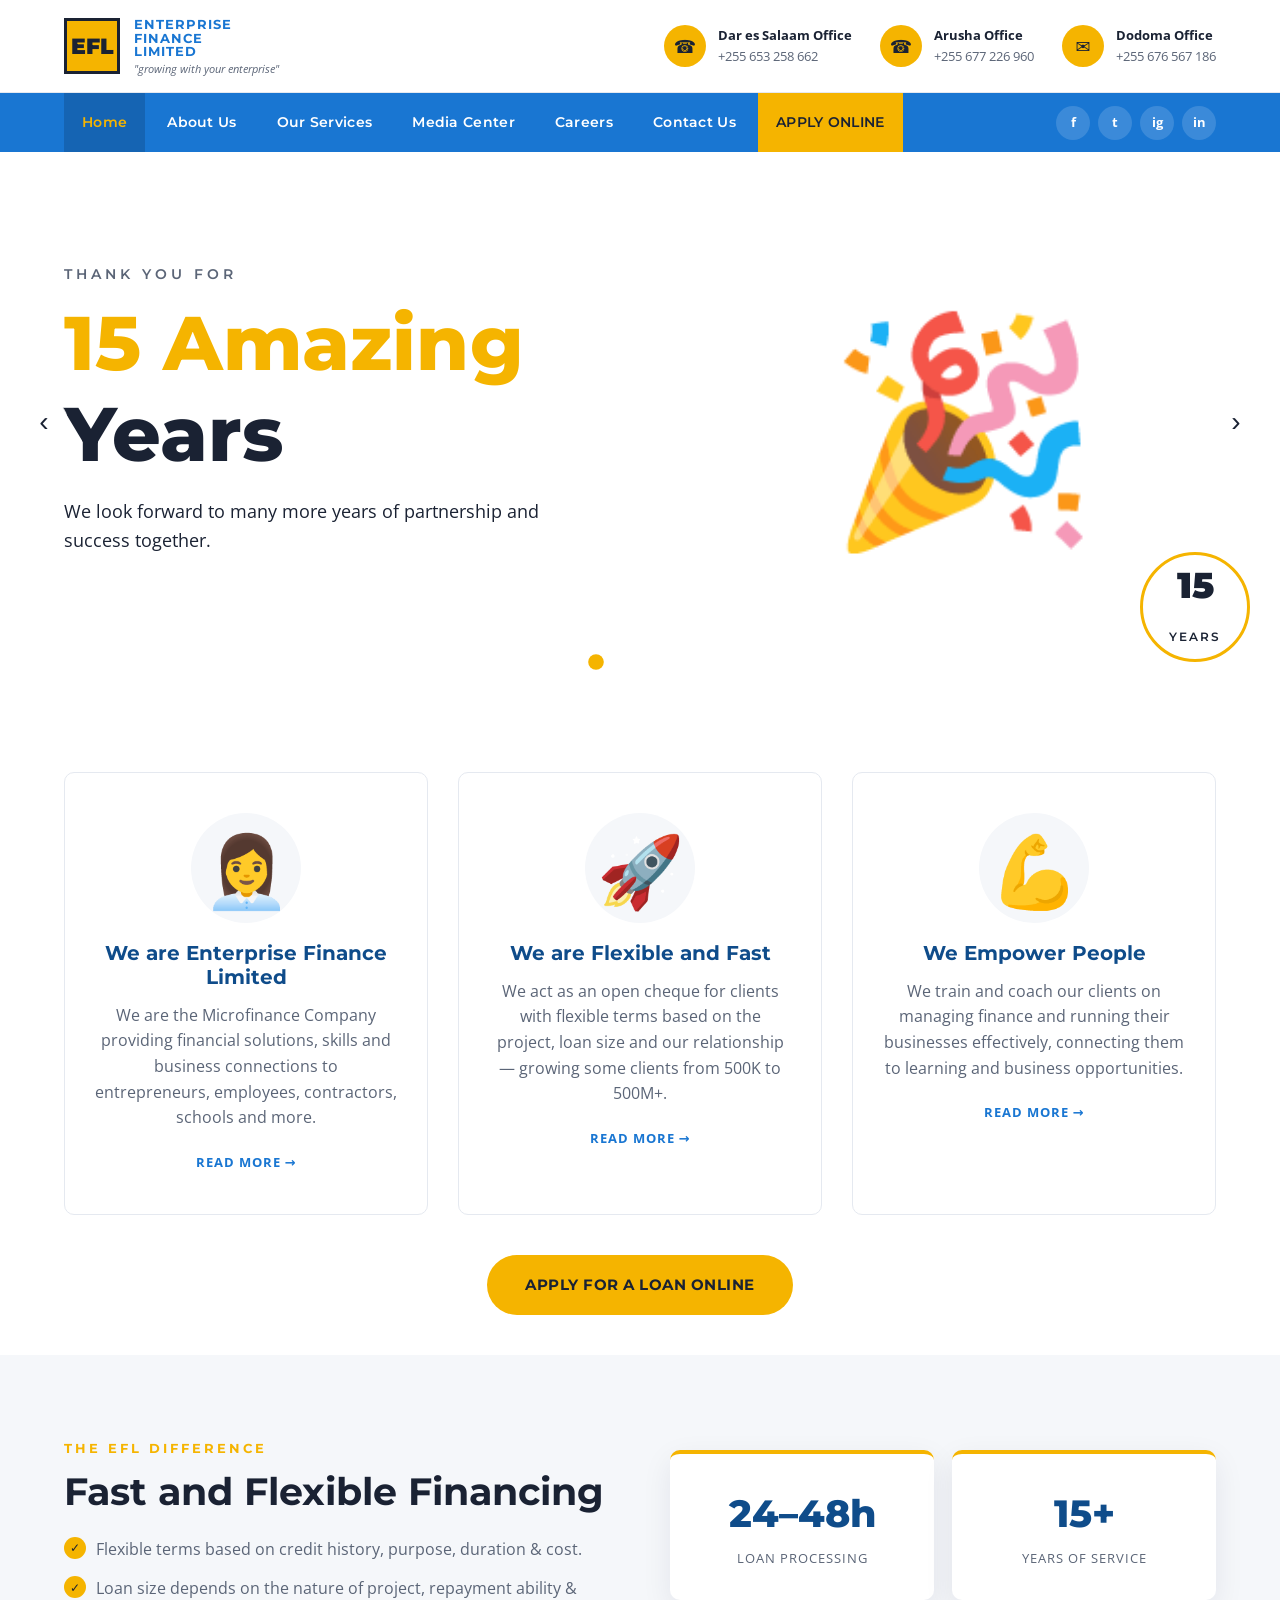
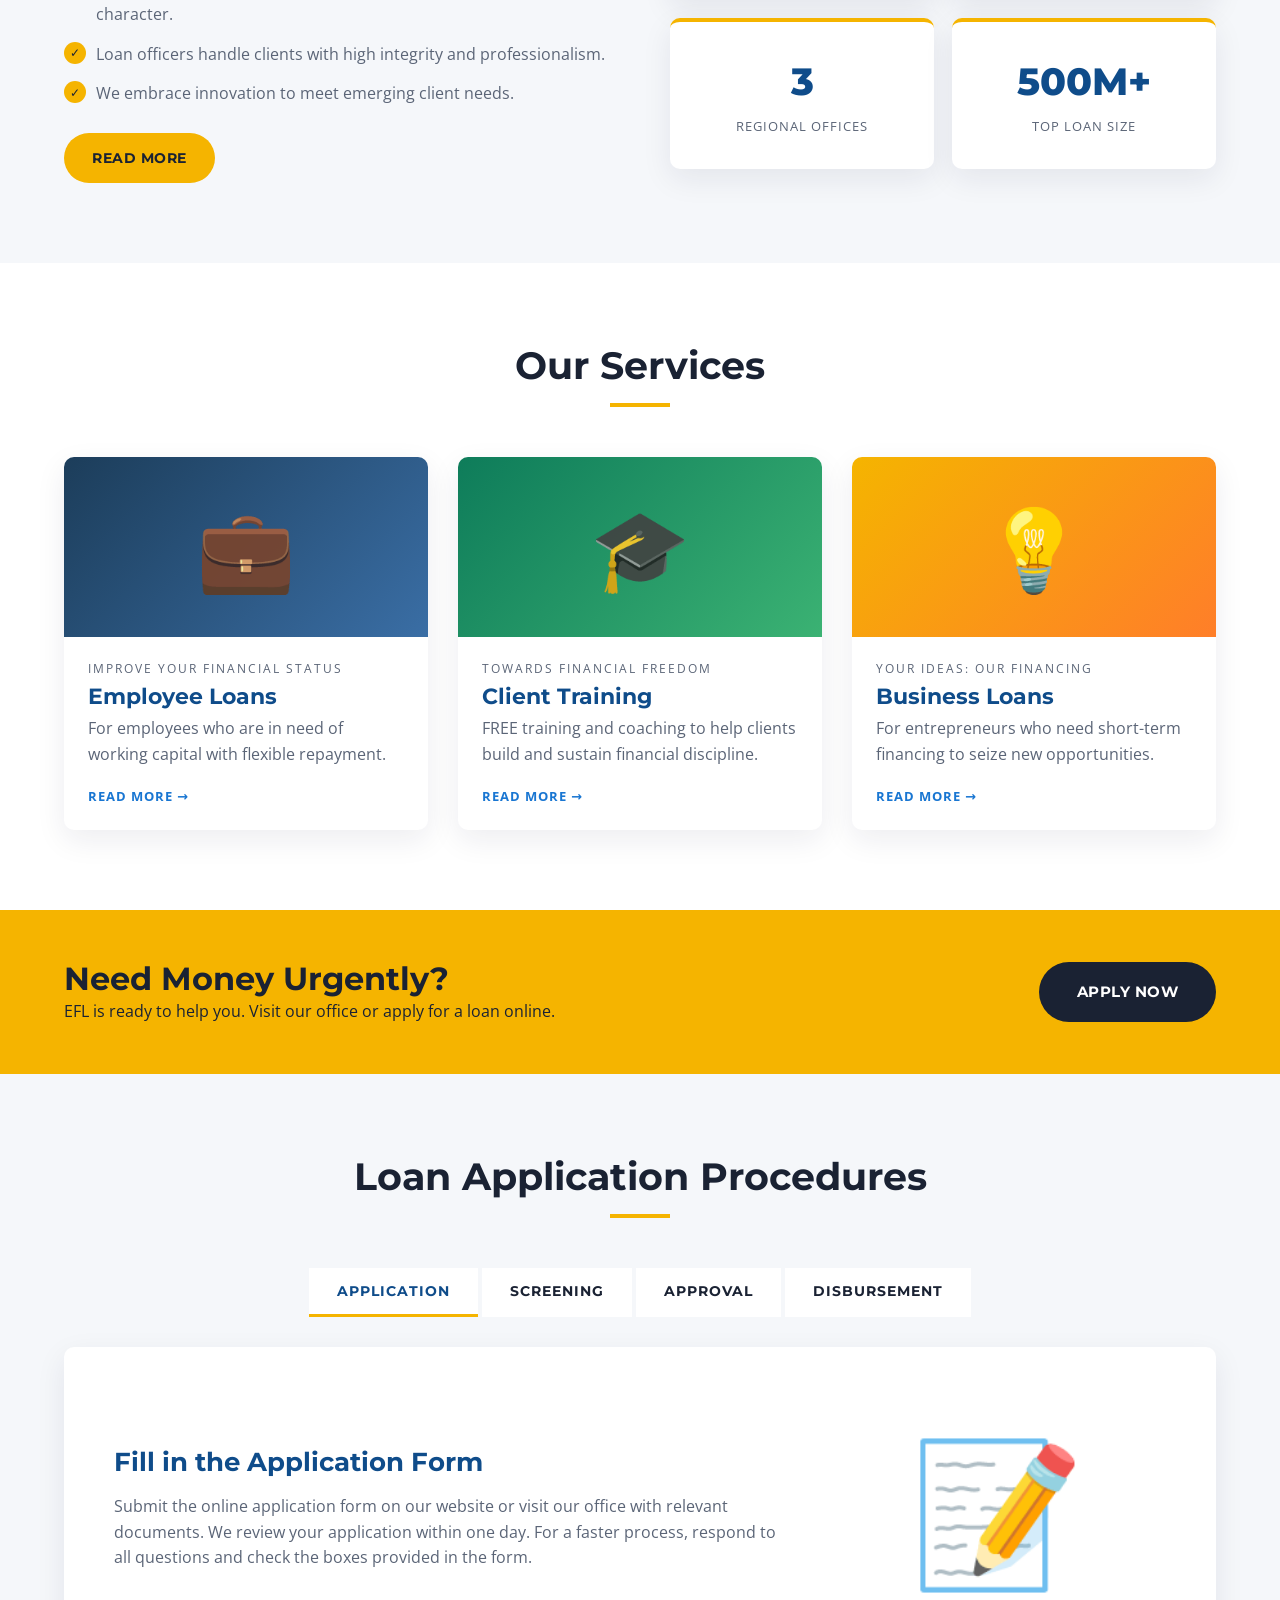
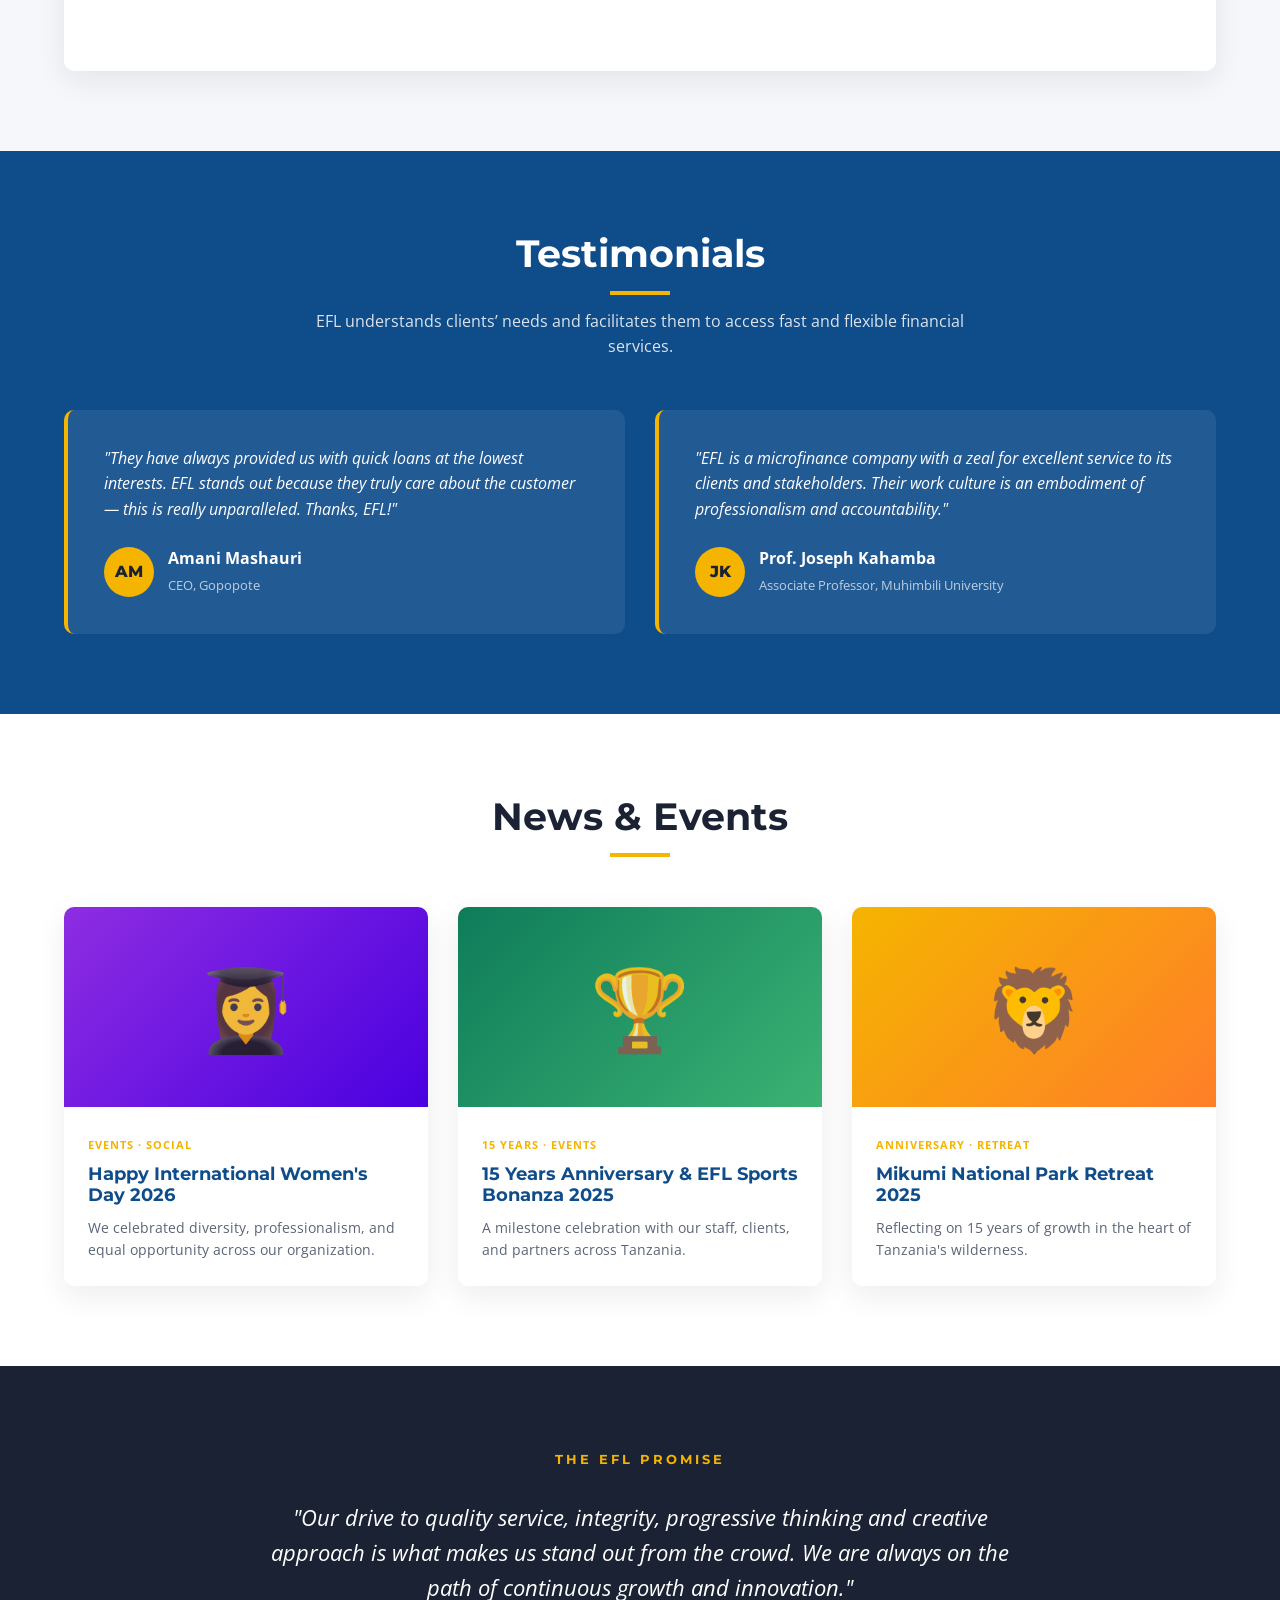
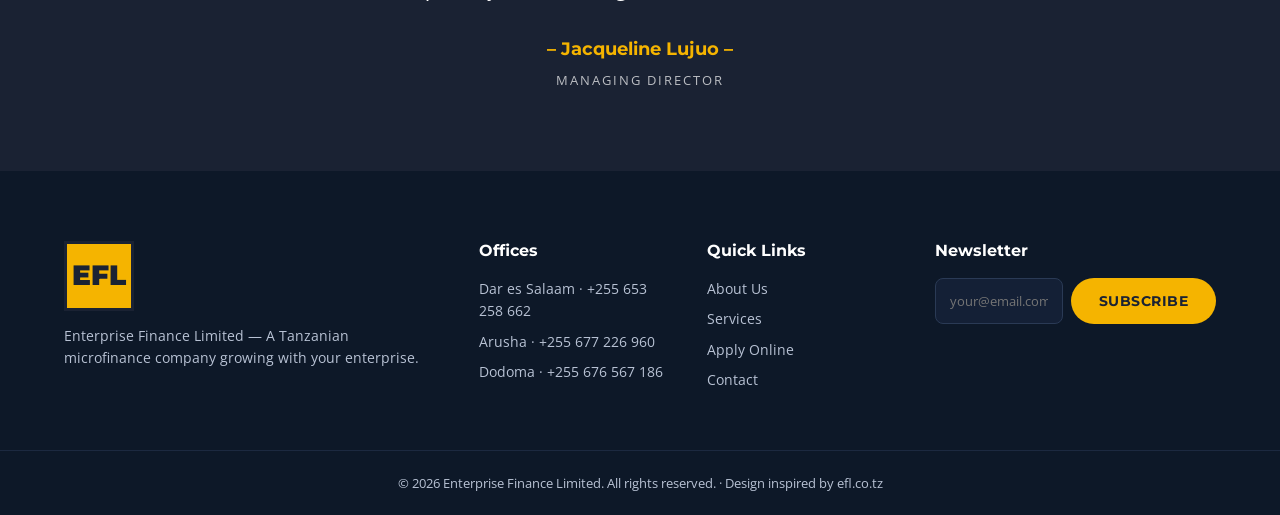
<file: efl-site/index.html>
<!DOCTYPE html>
<html lang="en">
<head>
  <meta charset="UTF-8" />
  <meta name="viewport" content="width=device-width, initial-scale=1.0" />
  <title>Enterprise Finance Limited — Growing With Your Enterprise</title>
  <meta name="description" content="EFL is a Tanzanian microfinance company providing fast, flexible loans, business financing, and client training. Loans processed in 24–48 hours." />
  <link rel="preconnect" href="https://fonts.googleapis.com">
  <link rel="preconnect" href="https://fonts.gstatic.com" crossorigin>
  <link href="https://fonts.googleapis.com/css2?family=Montserrat:wght@400;500;600;700;800;900&family=Open+Sans:wght@400;500;600;700&display=swap" rel="stylesheet">
  <link rel="stylesheet" href="styles.css" />
</head>
<body>

  <!-- Top contact bar -->
  <header class="topbar">
    <div class="container topbar-inner">
      <a href="#" class="logo" aria-label="Enterprise Finance Limited">
        <div class="logo-mark">EFL</div>
        <div class="logo-text">
          <span>ENTERPRISE</span>
          <span>FINANCE</span>
          <span>LIMITED</span>
          <em>"growing with your enterprise"</em>
        </div>
      </a>

      <div class="contacts">
        <div class="contact">
          <div class="contact-icon">☎</div>
          <div>
            <strong>Dar es Salaam Office</strong>
            <span>+255 653 258 662</span>
          </div>
        </div>
        <div class="contact">
          <div class="contact-icon">☎</div>
          <div>
            <strong>Arusha Office</strong>
            <span>+255 677 226 960</span>
          </div>
        </div>
        <div class="contact">
          <div class="contact-icon">✉</div>
          <div>
            <strong>Dodoma Office</strong>
            <span>+255 676 567 186</span>
          </div>
        </div>
      </div>
    </div>
  </header>

  <!-- Nav -->
  <nav class="navbar">
    <div class="container nav-inner">
      <button class="nav-toggle" id="navToggle" aria-label="Toggle navigation">☰</button>
      <ul class="nav-menu" id="navMenu">
        <li><a href="#home" class="active">Home</a></li>
        <li><a href="#about">About Us</a></li>
        <li><a href="#services">Our Services</a></li>
        <li><a href="#news">Media Center</a></li>
        <li><a href="#careers">Careers</a></li>
        <li><a href="#contact">Contact Us</a></li>
        <li><a href="#apply" class="cta-link">APPLY ONLINE</a></li>
      </ul>
      <div class="socials">
        <a href="#" aria-label="Facebook">f</a>
        <a href="#" aria-label="Twitter">t</a>
        <a href="#" aria-label="Instagram">ig</a>
        <a href="#" aria-label="LinkedIn">in</a>
      </div>
    </div>
  </nav>

  <!-- Hero slider -->
  <section class="hero" id="home">
    <div class="slides">
      <div class="slide active" data-bg="#bcd3e0">
        <div class="container slide-inner">
          <div class="slide-text">
            <p class="eyebrow">Thank You for</p>
            <h1><span class="accent">15 Amazing</span><br/>Years</h1>
            <p class="lead">We look forward to many more years of partnership and success together.</p>
          </div>
          <div class="slide-art">🎉</div>
        </div>
      </div>
      <div class="slide" data-bg="#1c3d5a">
        <div class="container slide-inner light">
          <div class="slide-text">
            <p class="eyebrow">Mkopo Popote</p>
            <h1>kwa <span class="accent">Watumishi</span></h1>
            <p class="lead">Mtumishi wa Serikali jihudumie kupitia ESS — chagua Enterprise Finance Limited.</p>
            <div class="slide-cta">
              <a href="#apply" class="btn btn-primary">Apply Now</a>
              <a href="#contact" class="btn btn-ghost">Contact Us</a>
            </div>
          </div>
          <div class="slide-art">💼</div>
        </div>
      </div>
      <div class="slide" data-bg="#f5b400">
        <div class="container slide-inner">
          <div class="slide-text">
            <p class="eyebrow">we process</p>
            <h1>loans <span class="accent-dark">fast</span></h1>
            <p class="lead">We process your loans within 24 to 48 hours.</p>
            <div class="slide-cta">
              <a href="#apply" class="btn btn-dark">Apply Online</a>
            </div>
          </div>
          <div class="slide-art">⚡</div>
        </div>
      </div>
      <div class="slide" data-bg="#0e7c5a">
        <div class="container slide-inner light">
          <div class="slide-text">
            <p class="eyebrow">we train</p>
            <h1>our <span class="accent">clients</span></h1>
            <p class="lead">We give opportunities to share ideas on how to keep a strong financial plan.</p>
            <div class="slide-cta">
              <a href="#services" class="btn btn-primary">Learn More</a>
            </div>
          </div>
          <div class="slide-art">🎓</div>
        </div>
      </div>
      <div class="slide" data-bg="#8e2de2">
        <div class="container slide-inner light">
          <div class="slide-text">
            <p class="eyebrow">we keep</p>
            <h1>our <span class="accent">promises</span></h1>
            <p class="lead">It's our business to grow your business.</p>
            <div class="slide-cta">
              <a href="#services" class="btn btn-primary">Our Services</a>
            </div>
          </div>
          <div class="slide-art">🤝</div>
        </div>
      </div>
    </div>

    <button class="slider-arrow prev" id="prevSlide" aria-label="Previous slide">‹</button>
    <button class="slider-arrow next" id="nextSlide" aria-label="Next slide">›</button>
    <div class="slider-dots" id="sliderDots"></div>

    <div class="anniversary-badge">
      <span>15</span>
      <small>Years</small>
    </div>
  </section>

  <!-- Pillars -->
  <section class="pillars" id="about">
    <div class="container pillars-grid">
      <article class="pillar">
        <div class="pillar-img">👩‍💼</div>
        <h3>We are Enterprise Finance Limited</h3>
        <p>We are the Microfinance Company providing financial solutions, skills and business connections to entrepreneurs, employees, contractors, schools and more.</p>
        <a href="#" class="read-more">Read more →</a>
      </article>
      <article class="pillar">
        <div class="pillar-img">🚀</div>
        <h3>We are Flexible and Fast</h3>
        <p>We act as an open cheque for clients with flexible terms based on the project, loan size and our relationship — growing some clients from 500K to 500M+.</p>
        <a href="#" class="read-more">Read more →</a>
      </article>
      <article class="pillar">
        <div class="pillar-img">💪</div>
        <h3>We Empower People</h3>
        <p>We train and coach our clients on managing finance and running their businesses effectively, connecting them to learning and business opportunities.</p>
        <a href="#" class="read-more">Read more →</a>
      </article>
    </div>

    <div class="container apply-cta">
      <a href="#apply" class="btn btn-primary btn-lg">Apply for a Loan Online</a>
    </div>
  </section>

  <!-- The EFL Difference -->
  <section class="difference">
    <div class="container difference-grid">
      <div>
        <span class="kicker">The EFL Difference</span>
        <h2>Fast and Flexible Financing</h2>
        <ul class="check-list">
          <li>Flexible terms based on credit history, purpose, duration & cost.</li>
          <li>Loan size depends on the nature of project, repayment ability & character.</li>
          <li>Loan officers handle clients with high integrity and professionalism.</li>
          <li>We embrace innovation to meet emerging client needs.</li>
        </ul>
        <a href="#services" class="btn btn-primary">Read More</a>
      </div>
      <div class="difference-card">
        <div class="stat"><strong>24–48h</strong><span>Loan Processing</span></div>
        <div class="stat"><strong>15+</strong><span>Years of Service</span></div>
        <div class="stat"><strong>3</strong><span>Regional Offices</span></div>
        <div class="stat"><strong>500M+</strong><span>Top Loan Size</span></div>
      </div>
    </div>
  </section>

  <!-- Services -->
  <section class="services" id="services">
    <div class="container">
      <h2 class="section-title">Our Services</h2>
      <div class="services-grid">
        <article class="service-card">
          <div class="service-img" style="background:linear-gradient(135deg,#1c3d5a,#3a6ea5);">💼</div>
          <span class="service-eyebrow">Improve Your Financial Status</span>
          <h3>Employee Loans</h3>
          <p>For employees who are in need of working capital with flexible repayment.</p>
          <a href="#" class="read-more">Read more →</a>
        </article>
        <article class="service-card">
          <div class="service-img" style="background:linear-gradient(135deg,#0e7c5a,#3bb273);">🎓</div>
          <span class="service-eyebrow">Towards Financial Freedom</span>
          <h3>Client Training</h3>
          <p>FREE training and coaching to help clients build and sustain financial discipline.</p>
          <a href="#" class="read-more">Read more →</a>
        </article>
        <article class="service-card">
          <div class="service-img" style="background:linear-gradient(135deg,#f5b400,#ff7e29);">💡</div>
          <span class="service-eyebrow">Your Ideas: Our Financing</span>
          <h3>Business Loans</h3>
          <p>For entrepreneurs who need short-term financing to seize new opportunities.</p>
          <a href="#" class="read-more">Read more →</a>
        </article>
      </div>
    </div>
  </section>

  <!-- Urgent CTA -->
  <section class="urgent-cta" id="apply">
    <div class="container urgent-inner">
      <div>
        <h2>Need Money Urgently?</h2>
        <p>EFL is ready to help you. Visit our office or apply for a loan online.</p>
      </div>
      <a href="#contact" class="btn btn-dark btn-lg">Apply Now</a>
    </div>
  </section>

  <!-- Procedure tabs -->
  <section class="procedure">
    <div class="container">
      <h2 class="section-title">Loan Application Procedures</h2>
      <div class="tabs">
        <div class="tab-buttons" role="tablist">
          <button class="tab-btn active" data-tab="application">Application</button>
          <button class="tab-btn" data-tab="screening">Screening</button>
          <button class="tab-btn" data-tab="approval">Approval</button>
          <button class="tab-btn" data-tab="disbursement">Disbursement</button>
        </div>

        <div class="tab-panel active" id="application">
          <div class="tab-grid">
            <div>
              <h3>Fill in the Application Form</h3>
              <p>Submit the online application form on our website or visit our office with relevant documents. We review your application within one day. For a faster process, respond to all questions and check the boxes provided in the form.</p>
            </div>
            <div class="tab-img">📝</div>
          </div>
        </div>
        <div class="tab-panel" id="screening">
          <div class="tab-grid">
            <div>
              <h3>Screening Process</h3>
              <p>The responsible officer reviews your documents and responds accordingly. Once satisfied, your application moves to the next stage. If anything is missing, we will notify you immediately with guidance.</p>
            </div>
            <div class="tab-img">🔍</div>
          </div>
        </div>
        <div class="tab-panel" id="approval">
          <div class="tab-grid">
            <div>
              <h3>Wait for the Outcome</h3>
              <p>After passing the screening stage, you'll be informed and asked to submit the required documents. The entire process takes a maximum of three days when documents are provided on time.</p>
            </div>
            <div class="tab-img">✅</div>
          </div>
        </div>
        <div class="tab-panel" id="disbursement">
          <div class="tab-grid">
            <div>
              <h3>Receive Your Loan</h3>
              <p>After approval, disbursement is made through your bank account or by issuing an open cheque. Depending on your bank, funds may take some hours to appear in your account.</p>
            </div>
            <div class="tab-img">💸</div>
          </div>
        </div>
      </div>
    </div>
  </section>

  <!-- Testimonials -->
  <section class="testimonials" id="news">
    <div class="container">
      <h2 class="section-title light">Testimonials</h2>
      <p class="section-sub">EFL understands clients’ needs and facilitates them to access fast and flexible financial services.</p>
      <div class="testimonial-grid">
        <article class="testimonial">
          <p>"They have always provided us with quick loans at the lowest interests. EFL stands out because they truly care about the customer — this is really unparalleled. Thanks, EFL!"</p>
          <div class="t-author">
            <div class="t-avatar">AM</div>
            <div>
              <strong>Amani Mashauri</strong>
              <span>CEO, Gopopote</span>
            </div>
          </div>
        </article>
        <article class="testimonial">
          <p>"EFL is a microfinance company with a zeal for excellent service to its clients and stakeholders. Their work culture is an embodiment of professionalism and accountability."</p>
          <div class="t-author">
            <div class="t-avatar">JK</div>
            <div>
              <strong>Prof. Joseph Kahamba</strong>
              <span>Associate Professor, Muhimbili University</span>
            </div>
          </div>
        </article>
      </div>
    </div>
  </section>

  <!-- News -->
  <section class="news" id="careers">
    <div class="container">
      <h2 class="section-title">News & Events</h2>
      <div class="news-grid">
        <article class="news-card">
          <div class="news-img" style="background:linear-gradient(135deg,#8e2de2,#4a00e0);">👩‍🎓</div>
          <div class="news-body">
            <span class="news-tag">Events · Social</span>
            <h3>Happy International Women's Day 2026</h3>
            <p>We celebrated diversity, professionalism, and equal opportunity across our organization.</p>
          </div>
        </article>
        <article class="news-card">
          <div class="news-img" style="background:linear-gradient(135deg,#0e7c5a,#3bb273);">🏆</div>
          <div class="news-body">
            <span class="news-tag">15 Years · Events</span>
            <h3>15 Years Anniversary & EFL Sports Bonanza 2025</h3>
            <p>A milestone celebration with our staff, clients, and partners across Tanzania.</p>
          </div>
        </article>
        <article class="news-card">
          <div class="news-img" style="background:linear-gradient(135deg,#f5b400,#ff7e29);">🦁</div>
          <div class="news-body">
            <span class="news-tag">Anniversary · Retreat</span>
            <h3>Mikumi National Park Retreat 2025</h3>
            <p>Reflecting on 15 years of growth in the heart of Tanzania's wilderness.</p>
          </div>
        </article>
      </div>
    </div>
  </section>

  <!-- Promise -->
  <section class="promise" id="contact">
    <div class="container promise-inner">
      <span class="kicker light">The EFL Promise</span>
      <p class="promise-text">"Our drive to quality service, integrity, progressive thinking and creative approach is what makes us stand out from the crowd. We are always on the path of continuous growth and innovation."</p>
      <strong>– Jacqueline Lujuo –</strong>
      <span class="promise-role">Managing Director</span>
    </div>
  </section>

  <!-- Footer -->
  <footer class="footer">
    <div class="container footer-grid">
      <div>
        <div class="logo-mark big">EFL</div>
        <p>Enterprise Finance Limited — A Tanzanian microfinance company growing with your enterprise.</p>
      </div>
      <div>
        <h4>Offices</h4>
        <p>Dar es Salaam · +255 653 258 662</p>
        <p>Arusha · +255 677 226 960</p>
        <p>Dodoma · +255 676 567 186</p>
      </div>
      <div>
        <h4>Quick Links</h4>
        <a href="#about">About Us</a>
        <a href="#services">Services</a>
        <a href="#apply">Apply Online</a>
        <a href="#contact">Contact</a>
      </div>
      <div>
        <h4>Newsletter</h4>
        <form id="newsletterForm" class="newsletter">
          <input type="email" required placeholder="your@email.com" />
          <button type="submit" class="btn btn-primary">Subscribe</button>
        </form>
        <p class="form-msg" id="formMsg"></p>
      </div>
    </div>
    <div class="footer-bottom">
      <div class="container">
        © <span id="year"></span> Enterprise Finance Limited. All rights reserved. · Design inspired by efl.co.tz
      </div>
    </div>
  </footer>

  <script src="script.js"></script>
</body>
</html>
</file>
<file: efl-site/styles.css>
/* ===== Base ===== */
:root {
  --blue: #1976d2;
  --blue-dark: #0f4c8a;
  --yellow: #f5b400;
  --dark: #1a2233;
  --muted: #5b6577;
  --bg: #ffffff;
  --soft: #f5f7fa;
  --border: #e5e9f0;
  --radius: 10px;
  --shadow: 0 10px 30px rgba(20,30,60,.08);
  --max: 1200px;
}

* { box-sizing: border-box; margin: 0; padding: 0; }

html { scroll-behavior: smooth; }

body {
  font-family: 'Open Sans', system-ui, -apple-system, sans-serif;
  color: var(--dark);
  background: var(--bg);
  line-height: 1.6;
  -webkit-font-smoothing: antialiased;
}

h1, h2, h3, h4 { font-family: 'Montserrat', sans-serif; line-height: 1.2; color: var(--dark); }

a { color: var(--blue); text-decoration: none; }
img { max-width: 100%; display: block; }

.container { width: 100%; max-width: var(--max); margin: 0 auto; padding: 0 24px; }

/* ===== Buttons ===== */
.btn {
  display: inline-block;
  padding: 12px 26px;
  border-radius: 999px;
  font-weight: 700;
  font-family: 'Montserrat', sans-serif;
  font-size: 14px;
  letter-spacing: .5px;
  text-transform: uppercase;
  cursor: pointer;
  border: 2px solid transparent;
  transition: transform .2s, box-shadow .2s, background .2s, color .2s;
}
.btn-primary { background: var(--yellow); color: var(--dark); }
.btn-primary:hover { transform: translateY(-2px); box-shadow: 0 10px 24px rgba(245,180,0,.4); }
.btn-dark { background: var(--dark); color: #fff; }
.btn-dark:hover { transform: translateY(-2px); box-shadow: 0 10px 24px rgba(26,34,51,.4); }
.btn-ghost { background: transparent; color: #fff; border-color: #fff; }
.btn-ghost:hover { background: #fff; color: var(--dark); }
.btn-lg { padding: 16px 36px; font-size: 15px; }

/* ===== Topbar ===== */
.topbar { background: #fff; padding: 18px 0; border-bottom: 1px solid var(--border); }
.topbar-inner { display: flex; align-items: center; justify-content: space-between; gap: 30px; flex-wrap: wrap; }

.logo { display: flex; align-items: center; gap: 14px; }
.logo-mark {
  width: 56px; height: 56px;
  background: var(--yellow);
  color: var(--dark);
  font-family: 'Montserrat', sans-serif;
  font-weight: 900;
  font-size: 22px;
  display: grid; place-items: center;
  border: 3px solid var(--dark);
}
.logo-mark.big { width: 70px; height: 70px; font-size: 28px; margin-bottom: 14px; }
.logo-text { display: flex; flex-direction: column; line-height: 1.05; font-family: 'Montserrat', sans-serif; font-weight: 700; font-size: 13px; letter-spacing: 1px; }
.logo-text em { font-family: 'Open Sans', serif; font-style: italic; font-weight: 400; font-size: 11px; color: var(--muted); margin-top: 4px; letter-spacing: 0; }

.contacts { display: flex; gap: 28px; flex-wrap: wrap; }
.contact { display: flex; align-items: center; gap: 12px; font-size: 13px; }
.contact-icon {
  width: 42px; height: 42px;
  background: var(--yellow);
  border-radius: 50%;
  display: grid; place-items: center;
  font-size: 18px; color: var(--dark);
}
.contact strong { display: block; color: var(--dark); font-size: 13px; }
.contact span { color: var(--muted); font-size: 13px; }

/* ===== Navbar ===== */
.navbar { background: var(--blue); }
.nav-inner { display: flex; align-items: center; justify-content: space-between; gap: 20px; }
.nav-toggle { display: none; background: none; border: none; color: #fff; font-size: 26px; cursor: pointer; }
.nav-menu { list-style: none; display: flex; gap: 4px; flex: 1; }
.nav-menu a {
  display: block; padding: 18px 18px;
  color: #fff; font-family: 'Montserrat', sans-serif;
  font-weight: 600; font-size: 14px; letter-spacing: .3px;
  transition: background .2s, color .2s;
}
.nav-menu a:hover, .nav-menu a.active { background: rgba(0,0,0,.15); color: var(--yellow); }
.nav-menu .cta-link { background: var(--yellow); color: var(--dark) !important; }
.nav-menu .cta-link:hover { background: #fff; }

.socials { display: flex; gap: 8px; }
.socials a {
  width: 34px; height: 34px;
  display: grid; place-items: center;
  border-radius: 50%;
  background: rgba(255,255,255,.15);
  color: #fff; font-weight: 700; font-size: 13px;
  transition: background .2s;
}
.socials a:hover { background: var(--yellow); color: var(--dark); }

/* ===== Hero slider ===== */
.hero { position: relative; overflow: hidden; min-height: 540px; }
.slides { position: relative; min-height: 540px; }
.slide {
  position: absolute; inset: 0;
  opacity: 0; transform: translateX(40px);
  transition: opacity .7s ease, transform .7s ease;
  pointer-events: none;
  display: flex; align-items: center;
}
.slide.active { opacity: 1; transform: translateX(0); pointer-events: auto; }
.slide-inner { display: grid; grid-template-columns: 1.2fr 1fr; align-items: center; gap: 40px; padding: 60px 24px; width: 100%; }
.slide-inner.light { color: #fff; }
.slide-inner.light h1, .slide-inner.light .eyebrow { color: #fff; }
.eyebrow { font-family: 'Montserrat', sans-serif; font-weight: 600; text-transform: uppercase; letter-spacing: 4px; font-size: 14px; color: var(--muted); margin-bottom: 12px; }
.slide h1 { font-size: clamp(40px, 6vw, 76px); font-weight: 800; margin-bottom: 18px; }
.slide .accent { color: var(--yellow); }
.slide .accent-dark { color: var(--dark); }
.slide .lead { font-size: 18px; max-width: 480px; margin-bottom: 26px; }
.slide-cta { display: flex; gap: 14px; flex-wrap: wrap; }
.slide-art { font-size: clamp(120px, 18vw, 220px); text-align: center; opacity: .9; }

.slider-arrow {
  position: absolute; top: 50%; transform: translateY(-50%);
  width: 48px; height: 48px; border-radius: 50%;
  background: rgba(255,255,255,.85); color: var(--dark);
  border: none; cursor: pointer;
  font-size: 28px; line-height: 1;
  display: grid; place-items: center;
  z-index: 5; transition: background .2s;
}
.slider-arrow:hover { background: var(--yellow); }
.slider-arrow.prev { left: 20px; }
.slider-arrow.next { right: 20px; }

.slider-dots { position: absolute; bottom: 24px; left: 50%; transform: translateX(-50%); display: flex; gap: 10px; z-index: 5; }
.slider-dots button {
  width: 12px; height: 12px; border-radius: 50%; border: none;
  background: rgba(255,255,255,.5); cursor: pointer; padding: 0;
  transition: background .2s, transform .2s;
}
.slider-dots button.active { background: var(--yellow); transform: scale(1.3); }

.anniversary-badge {
  position: absolute; right: 30px; bottom: 30px;
  width: 110px; height: 110px; border-radius: 50%;
  background: rgba(255,255,255,.9); border: 3px solid var(--yellow);
  display: grid; place-items: center; text-align: center;
  font-family: 'Montserrat', sans-serif; color: var(--dark);
  z-index: 4;
}
.anniversary-badge span { font-size: 36px; font-weight: 900; line-height: 1; }
.anniversary-badge small { font-size: 12px; font-weight: 600; letter-spacing: 2px; text-transform: uppercase; }

/* ===== Pillars ===== */
.pillars { padding: 80px 0 40px; }
.pillars-grid { display: grid; grid-template-columns: repeat(3, 1fr); gap: 30px; }
.pillar {
  background: #fff;
  padding: 40px 30px;
  border-radius: var(--radius);
  text-align: center;
  border: 1px solid var(--border);
  transition: transform .3s, box-shadow .3s;
}
.pillar:hover { transform: translateY(-6px); box-shadow: var(--shadow); }
.pillar-img {
  font-size: 70px; margin-bottom: 18px;
  width: 110px; height: 110px; border-radius: 50%;
  background: var(--soft); margin-left: auto; margin-right: auto;
  display: grid; place-items: center;
}
.pillar h3 { font-size: 20px; margin-bottom: 14px; color: var(--blue-dark); }
.pillar p { color: var(--muted); margin-bottom: 18px; }
.read-more { font-weight: 700; font-size: 13px; text-transform: uppercase; letter-spacing: 1px; }

.apply-cta { text-align: center; margin-top: 40px; }

/* ===== Difference ===== */
.difference { padding: 80px 0; background: var(--soft); }
.difference-grid { display: grid; grid-template-columns: 1fr 1fr; gap: 60px; align-items: center; }
.kicker { display: inline-block; color: var(--yellow); font-family: 'Montserrat'; font-weight: 700; text-transform: uppercase; letter-spacing: 3px; font-size: 13px; margin-bottom: 10px; }
.kicker.light { color: var(--yellow); }
.difference h2 { font-size: 38px; margin-bottom: 22px; }
.check-list { list-style: none; margin-bottom: 26px; }
.check-list li {
  padding-left: 32px; position: relative; margin-bottom: 14px;
  color: var(--muted);
}
.check-list li::before {
  content: '✓'; position: absolute; left: 0; top: 0;
  width: 22px; height: 22px; border-radius: 50%;
  background: var(--yellow); color: var(--dark);
  display: grid; place-items: center; font-weight: 900; font-size: 12px;
}
.difference-card { display: grid; grid-template-columns: 1fr 1fr; gap: 18px; }
.stat {
  background: #fff; padding: 30px 24px; border-radius: var(--radius);
  text-align: center; border-top: 4px solid var(--yellow);
  box-shadow: var(--shadow);
}
.stat strong { display: block; font-family: 'Montserrat'; font-size: 38px; color: var(--blue-dark); font-weight: 800; }
.stat span { color: var(--muted); font-size: 13px; text-transform: uppercase; letter-spacing: 1px; }

/* ===== Services ===== */
.services { padding: 80px 0; }
.section-title { font-size: 38px; text-align: center; margin-bottom: 14px; }
.section-title.light { color: #fff; }
.section-title::after {
  content: ''; display: block; width: 60px; height: 4px;
  background: var(--yellow); margin: 14px auto 0;
}
.section-sub { text-align: center; color: var(--muted); max-width: 700px; margin: 0 auto 50px; }
.services-grid { display: grid; grid-template-columns: repeat(3, 1fr); gap: 30px; margin-top: 50px; }
.service-card {
  background: #fff; border-radius: var(--radius);
  overflow: hidden; box-shadow: var(--shadow);
  transition: transform .3s;
}
.service-card:hover { transform: translateY(-6px); }
.service-img {
  height: 180px; display: grid; place-items: center;
  font-size: 80px; color: rgba(255,255,255,.9);
}
.service-eyebrow { display: block; padding: 22px 24px 0; color: var(--muted); font-size: 12px; text-transform: uppercase; letter-spacing: 2px; }
.service-card h3 { padding: 6px 24px; font-size: 22px; color: var(--blue-dark); }
.service-card p { padding: 0 24px; color: var(--muted); }
.service-card .read-more { display: block; padding: 18px 24px 24px; }

/* ===== Urgent CTA ===== */
.urgent-cta { background: var(--yellow); padding: 50px 0; }
.urgent-inner { display: flex; justify-content: space-between; align-items: center; gap: 30px; flex-wrap: wrap; }
.urgent-cta h2 { font-size: 32px; }
.urgent-cta p { color: var(--dark); }

/* ===== Procedure tabs ===== */
.procedure { padding: 80px 0; background: var(--soft); }
.tabs { margin-top: 50px; }
.tab-buttons { display: flex; gap: 4px; flex-wrap: wrap; justify-content: center; margin-bottom: 30px; }
.tab-btn {
  padding: 14px 28px; border: none; cursor: pointer;
  background: #fff; color: var(--dark);
  font-family: 'Montserrat'; font-weight: 700; font-size: 14px;
  text-transform: uppercase; letter-spacing: 1px;
  border-bottom: 3px solid transparent;
  transition: all .2s;
}
.tab-btn:hover { color: var(--blue); }
.tab-btn.active { color: var(--blue-dark); border-bottom-color: var(--yellow); }
.tab-panel { display: none; background: #fff; padding: 50px; border-radius: var(--radius); box-shadow: var(--shadow); }
.tab-panel.active { display: block; animation: fadeIn .4s ease; }
.tab-grid { display: grid; grid-template-columns: 2fr 1fr; gap: 40px; align-items: center; }
.tab-grid h3 { color: var(--blue-dark); font-size: 26px; margin-bottom: 16px; }
.tab-grid p { color: var(--muted); }
.tab-img { font-size: 140px; text-align: center; }

@keyframes fadeIn { from { opacity: 0; transform: translateY(10px); } to { opacity: 1; transform: none; } }

/* ===== Testimonials ===== */
.testimonials { padding: 80px 0; background: var(--blue-dark); color: #fff; }
.testimonials .section-sub { color: rgba(255,255,255,.85); }
.testimonial-grid { display: grid; grid-template-columns: 1fr 1fr; gap: 30px; margin-top: 50px; }
.testimonial {
  background: rgba(255,255,255,.08);
  padding: 36px; border-radius: var(--radius);
  border-left: 4px solid var(--yellow);
}
.testimonial p { font-size: 16px; font-style: italic; margin-bottom: 24px; }
.t-author { display: flex; align-items: center; gap: 14px; }
.t-avatar {
  width: 50px; height: 50px; border-radius: 50%;
  background: var(--yellow); color: var(--dark);
  display: grid; place-items: center;
  font-weight: 800; font-family: 'Montserrat';
}
.t-author strong { display: block; }
.t-author span { font-size: 13px; color: rgba(255,255,255,.7); }

/* ===== News ===== */
.news { padding: 80px 0; }
.news-grid { display: grid; grid-template-columns: repeat(3, 1fr); gap: 30px; margin-top: 50px; }
.news-card {
  background: #fff; border-radius: var(--radius);
  overflow: hidden; box-shadow: var(--shadow);
  transition: transform .3s;
}
.news-card:hover { transform: translateY(-6px); }
.news-img { height: 200px; display: grid; place-items: center; font-size: 80px; color: rgba(255,255,255,.9); }
.news-body { padding: 24px; }
.news-tag { display: inline-block; font-size: 11px; color: var(--yellow); font-weight: 700; text-transform: uppercase; letter-spacing: 1px; margin-bottom: 10px; }
.news-body h3 { font-size: 18px; color: var(--blue-dark); margin-bottom: 10px; }
.news-body p { color: var(--muted); font-size: 14px; }

/* ===== Promise ===== */
.promise { padding: 80px 0; background: var(--dark); color: #fff; text-align: center; }
.promise-inner { max-width: 800px; margin: 0 auto; }
.promise-text { font-size: 22px; font-style: italic; line-height: 1.6; margin: 20px 0 30px; }
.promise strong { font-family: 'Montserrat'; font-size: 18px; color: var(--yellow); }
.promise-role { display: block; font-size: 13px; text-transform: uppercase; letter-spacing: 2px; opacity: .7; margin-top: 6px; }

/* ===== Footer ===== */
.footer { background: #0d1828; color: #b8c2d4; padding: 70px 0 0; }
.footer-grid { display: grid; grid-template-columns: 2fr 1fr 1fr 1.5fr; gap: 40px; padding-bottom: 50px; }
.footer h4 { color: #fff; font-size: 16px; margin-bottom: 18px; }
.footer p, .footer a { font-size: 14px; margin-bottom: 8px; }
.footer a { color: #b8c2d4; display: block; transition: color .2s; }
.footer a:hover { color: var(--yellow); }
.newsletter { display: flex; gap: 8px; flex-wrap: wrap; }
.newsletter input {
  flex: 1; min-width: 0; padding: 12px 14px;
  border: 1px solid #2a3a55; background: #142036; color: #fff;
  border-radius: 8px; font-family: inherit;
}
.newsletter input:focus { outline: 2px solid var(--yellow); }
.form-msg { color: var(--yellow); font-size: 13px; margin-top: 10px; min-height: 18px; }
.footer-bottom { border-top: 1px solid #1c2940; padding: 22px 0; font-size: 13px; text-align: center; }

/* ===== Responsive ===== */
@media (max-width: 960px) {
  .topbar-inner { justify-content: center; text-align: center; }
  .contacts { justify-content: center; }
  .nav-toggle { display: block; }
  .nav-menu {
    position: absolute; top: 100%; left: 0; right: 0;
    flex-direction: column; background: var(--blue);
    max-height: 0; overflow: hidden; transition: max-height .3s;
    z-index: 50;
  }
  .nav-menu.open { max-height: 600px; }
  .nav-menu a { padding: 14px 24px; border-bottom: 1px solid rgba(255,255,255,.1); }
  .navbar { position: relative; }
  .socials { display: none; }

  .slide-inner { grid-template-columns: 1fr; text-align: center; padding: 50px 24px; }
  .slide-art { font-size: 100px; }
  .slide-cta { justify-content: center; }
  .anniversary-badge { width: 80px; height: 80px; right: 16px; bottom: 16px; }
  .anniversary-badge span { font-size: 24px; }

  .pillars-grid, .services-grid, .news-grid, .testimonial-grid { grid-template-columns: 1fr; }
  .difference-grid { grid-template-columns: 1fr; gap: 30px; }
  .tab-grid { grid-template-columns: 1fr; }
  .tab-img { font-size: 90px; }
  .urgent-inner { text-align: center; justify-content: center; }
  .footer-grid { grid-template-columns: 1fr 1fr; }
}

@media (max-width: 560px) {
  .footer-grid { grid-template-columns: 1fr; }
  .difference-card { grid-template-columns: 1fr; }
  .tab-buttons { flex-direction: column; }
  .tab-btn { width: 100%; }
}
</file>
